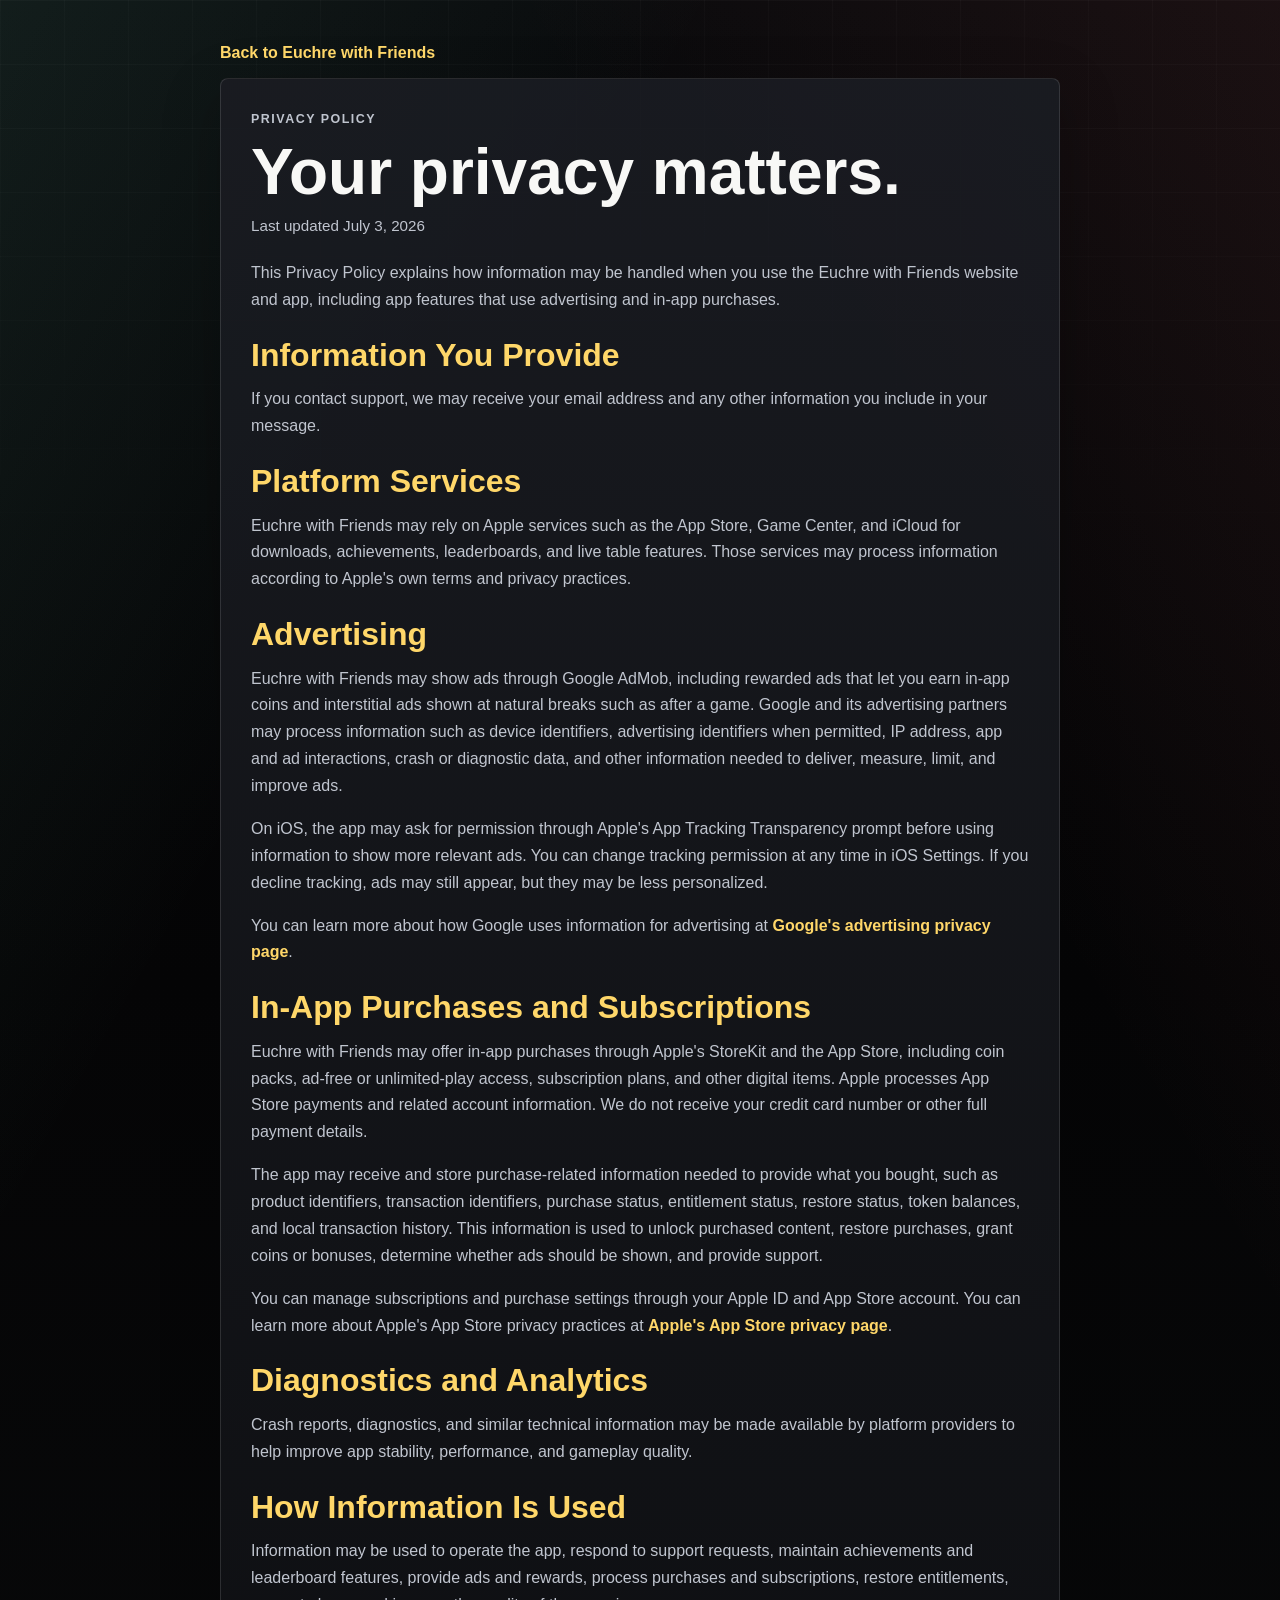
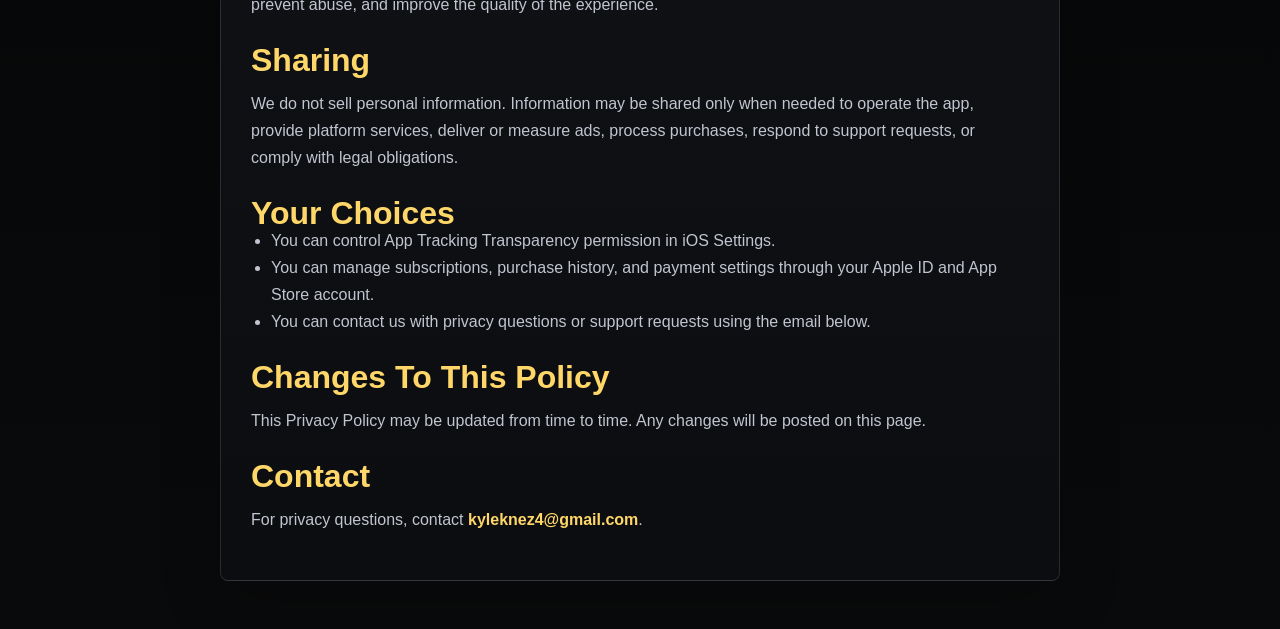
<file: privacy-policy.html>
<!DOCTYPE html>
<html lang="en">
<head>
  <meta charset="utf-8">
  <meta name="viewport" content="width=device-width, initial-scale=1">
  <title>Privacy Policy | Euchre with Friends</title>
  <meta
    name="description"
    content="Privacy policy information for Euchre with Friends."
  >
  <link rel="stylesheet" href="site-assets/styles.css">
</head>
<body>
  <main class="legal-shell">
    <p><a class="inline-link" href="index.html">Back to Euchre with Friends</a></p>

    <section class="legal-card">
      <p class="eyebrow">Privacy Policy</p>
      <h1>Your privacy matters.</h1>
      <p class="legal-meta">Last updated July 3, 2026</p>

      <p>
        This Privacy Policy explains how information may be handled when you use the Euchre with Friends website and app,
        including app features that use advertising and in-app purchases.
      </p>

      <h2>Information You Provide</h2>
      <p>
        If you contact support, we may receive your email address and any other information you include in your message.
      </p>

      <h2>Platform Services</h2>
      <p>
        Euchre with Friends may rely on Apple services such as the App Store, Game Center, and iCloud for downloads, achievements, leaderboards, and live table features.
        Those services may process information according to Apple's own terms and privacy practices.
      </p>

      <h2>Advertising</h2>
      <p>
        Euchre with Friends may show ads through Google AdMob, including rewarded ads that let you earn in-app coins and interstitial ads shown at natural breaks such as after a game.
        Google and its advertising partners may process information such as device identifiers, advertising identifiers when permitted, IP address, app and ad interactions,
        crash or diagnostic data, and other information needed to deliver, measure, limit, and improve ads.
      </p>
      <p>
        On iOS, the app may ask for permission through Apple's App Tracking Transparency prompt before using information to show more relevant ads.
        You can change tracking permission at any time in iOS Settings. If you decline tracking, ads may still appear, but they may be less personalized.
      </p>
      <p>
        You can learn more about how Google uses information for advertising at
        <a class="inline-link" href="https://policies.google.com/technologies/ads" target="_blank" rel="noreferrer">Google's advertising privacy page</a>.
      </p>

      <h2>In-App Purchases and Subscriptions</h2>
      <p>
        Euchre with Friends may offer in-app purchases through Apple's StoreKit and the App Store, including coin packs, ad-free or unlimited-play access,
        subscription plans, and other digital items. Apple processes App Store payments and related account information. We do not receive your credit card
        number or other full payment details.
      </p>
      <p>
        The app may receive and store purchase-related information needed to provide what you bought, such as product identifiers, transaction identifiers,
        purchase status, entitlement status, restore status, token balances, and local transaction history. This information is used to unlock purchased content,
        restore purchases, grant coins or bonuses, determine whether ads should be shown, and provide support.
      </p>
      <p>
        You can manage subscriptions and purchase settings through your Apple ID and App Store account. You can learn more about Apple's App Store privacy practices at
        <a class="inline-link" href="https://www.apple.com/legal/privacy/data/en/app-store/" target="_blank" rel="noreferrer">Apple's App Store privacy page</a>.
      </p>

      <h2>Diagnostics and Analytics</h2>
      <p>
        Crash reports, diagnostics, and similar technical information may be made available by platform providers to help improve app stability,
        performance, and gameplay quality.
      </p>

      <h2>How Information Is Used</h2>
      <p>
        Information may be used to operate the app, respond to support requests, maintain achievements and leaderboard features, provide ads and rewards,
        process purchases and subscriptions, restore entitlements, prevent abuse, and improve the quality of the experience.
      </p>

      <h2>Sharing</h2>
      <p>
        We do not sell personal information. Information may be shared only when needed to operate the app, provide platform services, deliver or measure ads,
        process purchases, respond to support requests, or comply with legal obligations.
      </p>

      <h2>Your Choices</h2>
      <ul>
        <li>You can control App Tracking Transparency permission in iOS Settings.</li>
        <li>You can manage subscriptions, purchase history, and payment settings through your Apple ID and App Store account.</li>
        <li>You can contact us with privacy questions or support requests using the email below.</li>
      </ul>

      <h2>Changes To This Policy</h2>
      <p>
        This Privacy Policy may be updated from time to time. Any changes will be posted on this page.
      </p>

      <h2>Contact</h2>
      <p>
        For privacy questions, contact <a class="inline-link" href="mailto:kyleknez4@gmail.com">kyleknez4@gmail.com</a>.
      </p>
    </section>
  </main>
</body>
</html>
</file>
<file: site-assets/styles.css>
:root {
  --bg: #050506;
  --panel: #111216;
  --panel-strong: #1a1c22;
  --line: rgba(255, 255, 255, 0.12);
  --line-strong: rgba(255, 255, 255, 0.2);
  --gold: #f1bd3d;
  --gold-strong: #ffd769;
  --mint: #73e0bd;
  --red: #f25e5e;
  --text: #f8f8f6;
  --muted: #c0c5cf;
  --soft: #8e96a6;
  --shadow: 0 28px 90px rgba(0, 0, 0, 0.48);
}

* {
  box-sizing: border-box;
}

html {
  scroll-behavior: smooth;
}

body {
  margin: 0;
  font-family: Futura, "Futura PT", "Trebuchet MS", Arial, sans-serif;
  color: var(--text);
  background:
    linear-gradient(120deg, rgba(115, 224, 189, 0.09), transparent 28%),
    linear-gradient(240deg, rgba(242, 94, 94, 0.08), transparent 30%),
    linear-gradient(180deg, #090a0c 0%, var(--bg) 44%, #090a0b 100%);
}

body::before {
  position: fixed;
  inset: 0;
  z-index: -1;
  pointer-events: none;
  content: "";
  background-image:
    linear-gradient(rgba(255, 255, 255, 0.035) 1px, transparent 1px),
    linear-gradient(90deg, rgba(255, 255, 255, 0.026) 1px, transparent 1px);
  background-size: 64px 64px;
  mask-image: linear-gradient(180deg, rgba(0, 0, 0, 0.8), transparent 72%);
}

img,
video {
  display: block;
  max-width: 100%;
}

a {
  color: inherit;
}

.page-shell {
  width: min(1200px, calc(100% - 32px));
  margin: 0 auto;
  padding-bottom: 48px;
}

.topbar {
  display: flex;
  align-items: center;
  justify-content: space-between;
  gap: 24px;
  padding: 22px 0 18px;
}

.brand {
  display: inline-flex;
  align-items: center;
  gap: 10px;
  color: var(--text);
  font-weight: 800;
  text-decoration: none;
}

.brand-mark {
  display: inline-grid;
  width: 34px;
  height: 34px;
  place-items: center;
  border: 1px solid rgba(255, 215, 105, 0.48);
  border-radius: 8px;
  color: #0d0d0f;
  background: linear-gradient(180deg, var(--gold-strong), var(--gold));
  box-shadow: 0 10px 30px rgba(241, 189, 61, 0.18);
}

.topbar-links {
  display: flex;
  align-items: center;
  gap: 18px;
}

.topbar-links a {
  color: var(--muted);
  text-decoration: none;
  font-size: 0.95rem;
}

.topbar-links a:hover,
.topbar-links a:focus-visible,
.inline-link:hover,
.inline-link:focus-visible {
  color: var(--text);
  text-decoration: underline;
  text-underline-offset: 4px;
}

.hero {
  min-height: 92vh;
  padding: 8px 0 34px;
  display: flex;
  flex-direction: column;
}

.hero-grid {
  display: grid;
  grid-template-columns: minmax(0, 1fr) minmax(320px, 430px);
  gap: clamp(24px, 5vw, 60px);
  align-items: center;
  flex: 1;
}

.eyebrow {
  margin: 0 0 12px;
  color: var(--gold-strong);
  letter-spacing: 0.12em;
  text-transform: uppercase;
  font-size: 0.78rem;
  font-weight: 800;
}

.hero-copy h1,
.section-heading h2,
.split-copy h2,
.mode-panel h2,
.closing-card h2,
.legal-card h1,
.legal-card h2 {
  margin: 0;
  font-family: "Futura Condensed Extra Bold", "Futura-CondensedExtraBold", Impact, Futura, sans-serif;
  line-height: 0.95;
  letter-spacing: 0;
}

.hero-copy h1 {
  max-width: 11ch;
  font-size: clamp(4.1rem, 8.2vw, 7.5rem);
}

.hero-body,
.split-copy p,
.mode-panel p,
.closing-card p,
.feature-card p,
.faq-grid p,
.legal-card p,
.legal-card li {
  color: var(--muted);
  line-height: 1.68;
}

.hero-body {
  margin: 22px 0 24px;
  max-width: 62ch;
  font-size: 1.08rem;
}

.hero-actions,
.closing-links {
  display: flex;
  flex-wrap: wrap;
  align-items: center;
  gap: 12px;
}

.button {
  display: inline-flex;
  min-height: 48px;
  align-items: center;
  justify-content: center;
  padding: 13px 20px;
  border-radius: 8px;
  font-weight: 800;
  text-decoration: none;
}

.button-primary {
  color: #101114;
  background: linear-gradient(180deg, var(--gold-strong), var(--gold));
  box-shadow: 0 16px 40px rgba(241, 189, 61, 0.18);
}

.button-app-store {
  min-width: 230px;
  color: #0f1115;
  background: linear-gradient(180deg, #ffffff, #e7ebf0);
  box-shadow: 0 16px 40px rgba(0, 0, 0, 0.3);
}

.button-secondary {
  color: var(--text);
  border: 1px solid var(--line);
  background: rgba(255, 255, 255, 0.045);
}

.hero-stats {
  display: grid;
  grid-template-columns: repeat(3, minmax(0, 1fr));
  gap: 12px;
  margin: 28px 0 0;
}

.hero-stats a {
  display: block;
  padding: 14px;
  border-top: 1px solid var(--line);
  text-decoration: none;
  transition: border-color 160ms ease, transform 160ms ease;
}

.hero-stats a:hover,
.hero-stats a:focus-visible,
.feature-card:hover,
.feature-card:focus-visible,
.analysis-shot-link:hover,
.analysis-shot-link:focus-visible,
.mode-panel:hover,
.mode-panel:focus-visible,
.faq-card:hover,
.faq-card:focus-visible,
.angled-shot-link:hover,
.angled-shot-link:focus-visible,
.closing-shot-link:hover,
.closing-shot-link:focus-visible {
  border-color: rgba(255, 215, 105, 0.5);
  transform: translateY(-2px);
}

.stat-label {
  display: block;
  color: var(--mint);
  font-size: 1.32rem;
  font-weight: 900;
}

.stat-value {
  display: block;
  margin-top: 4px;
  color: var(--soft);
  font-size: 0.92rem;
}

.hero-preview {
  justify-self: center;
  width: min(100%, 420px);
}

.phone-frame {
  padding: 12px;
  border: 1px solid var(--line-strong);
  border-radius: 34px;
  background:
    linear-gradient(180deg, rgba(255, 255, 255, 0.14), rgba(255, 255, 255, 0.03)),
    #090a0d;
  box-shadow: var(--shadow);
}

.hero-video {
  width: 100%;
  aspect-ratio: 886 / 1920;
  object-fit: cover;
  border: 1px solid rgba(255, 255, 255, 0.08);
  border-radius: 24px;
  background: #000;
}

.media-caption {
  margin: 12px 0 0;
  color: var(--soft);
  font-size: 0.9rem;
  text-align: center;
}

.section {
  padding: 60px 0 18px;
}

.section-heading {
  max-width: 820px;
  margin-bottom: 24px;
}

.section-heading h2,
.split-copy h2,
.mode-panel h2,
.closing-card h2 {
  font-size: clamp(2.5rem, 5vw, 4.4rem);
}

.feature-grid {
  display: grid;
  grid-template-columns: repeat(3, minmax(0, 1fr));
  gap: 14px;
}

.feature-card,
.mode-panel,
.faq-card,
.legal-card {
  border: 1px solid var(--line);
  border-radius: 8px;
  background: linear-gradient(180deg, rgba(26, 28, 34, 0.92), rgba(13, 14, 17, 0.92));
  box-shadow: 0 18px 60px rgba(0, 0, 0, 0.22);
}

.feature-card {
  display: block;
  padding: 22px;
  color: inherit;
  text-decoration: none;
  transition: border-color 160ms ease, transform 160ms ease;
}

.feature-card h3,
.faq-grid h3 {
  margin: 0 0 10px;
  color: var(--gold-strong);
  font-size: 1.14rem;
}

.feature-card p,
.faq-grid p {
  margin: 0;
}

.split-section {
  display: grid;
  grid-template-columns: minmax(0, 0.82fr) minmax(320px, 1.18fr);
  gap: 28px;
  align-items: center;
}

.split-copy p {
  max-width: 58ch;
}

.analysis-shot-link {
  display: block;
  max-width: 430px;
  justify-self: center;
  border: 1px solid transparent;
  border-radius: 8px;
  color: inherit;
  text-decoration: none;
  transition: border-color 160ms ease, transform 160ms ease;
}

.analysis-shot-link img,
.angled-shot,
.closing-shot {
  width: 100%;
  border: 1px solid var(--line);
  border-radius: 8px;
  background: #000;
  box-shadow: var(--shadow);
}

.angled-shot-link,
.closing-shot-link {
  display: block;
  color: inherit;
  text-decoration: none;
  transition: border-color 160ms ease, transform 160ms ease;
}

.modes-section {
  display: grid;
  grid-template-columns: minmax(0, 1fr) minmax(260px, 380px);
  gap: 24px;
  align-items: center;
}

.mode-panel {
  display: block;
  padding: clamp(22px, 4vw, 38px);
  color: inherit;
  text-decoration: none;
  transition: border-color 160ms ease, transform 160ms ease;
}

.feature-list {
  display: grid;
  gap: 13px;
  margin: 24px 0 0;
  padding: 0;
  list-style: none;
  color: var(--muted);
}

.feature-list li {
  position: relative;
  padding-left: 25px;
  line-height: 1.5;
}

.feature-list li::before {
  position: absolute;
  left: 0;
  color: var(--mint);
  content: "✓";
  font-weight: 900;
}

.angled-shot {
  transform: rotate(2deg);
}

.faq-grid {
  display: grid;
  grid-template-columns: repeat(4, minmax(0, 1fr));
  gap: 14px;
}

.faq-card {
  color: inherit;
  text-decoration: none;
  padding: 20px;
  transition: border-color 160ms ease, transform 160ms ease;
}

.closing-card {
  display: grid;
  grid-template-columns: minmax(220px, 360px) minmax(0, 1fr);
  gap: clamp(20px, 4vw, 42px);
  align-items: center;
  padding: clamp(18px, 4vw, 34px);
  border: 1px solid var(--line-strong);
  border-radius: 8px;
  background:
    linear-gradient(100deg, rgba(115, 224, 189, 0.1), transparent 34%),
    linear-gradient(180deg, rgba(24, 25, 30, 0.96), rgba(8, 9, 11, 0.96));
  box-shadow: var(--shadow);
}

.closing-links {
  margin-top: 22px;
}

.inline-link {
  color: var(--gold-strong);
  font-weight: 800;
  text-decoration: none;
}

.legal-shell {
  width: min(840px, calc(100% - 32px));
  margin: 0 auto;
  padding: 28px 0 48px;
}

.legal-card {
  padding: 30px;
}

.legal-card h1 {
  margin-bottom: 10px;
  font-size: clamp(2.8rem, 5vw, 4.4rem);
}

.legal-card h2 {
  margin-top: 26px;
  color: var(--gold-strong);
  font-size: clamp(1.5rem, 3vw, 2rem);
}

.legal-meta {
  margin: 0 0 22px;
  color: var(--soft);
  font-size: 0.95rem;
}

.legal-card ul {
  margin: 0;
  padding-left: 20px;
}

@media (max-width: 1020px) {
  .feature-grid,
  .faq-grid {
    grid-template-columns: repeat(2, minmax(0, 1fr));
  }

}

@media (max-width: 860px) {
  .hero {
    min-height: auto;
  }

  .hero-grid,
  .split-section,
  .modes-section,
  .closing-card {
    grid-template-columns: 1fr;
  }

  .hero-copy h1 {
    max-width: 12ch;
  }

  .hero-preview {
    width: min(100%, 360px);
  }

  .angled-shot {
    max-width: 360px;
    margin: 0 auto;
  }
}

@media (max-width: 640px) {
  .page-shell,
  .legal-shell {
    width: min(100% - 20px, 1200px);
  }

  .topbar {
    align-items: flex-start;
  }

  .topbar-links {
    flex-wrap: wrap;
    justify-content: flex-end;
    gap: 10px 14px;
  }

  .brand span:last-child {
    max-width: 112px;
  }

  .hero-copy h1 {
    max-width: none;
    font-size: 3.6rem;
  }

  .hero-stats,
  .feature-grid,
  .faq-grid {
    grid-template-columns: 1fr;
  }

  .button {
    width: 100%;
  }

  .angled-shot {
    transform: none;
  }
}
</file>
